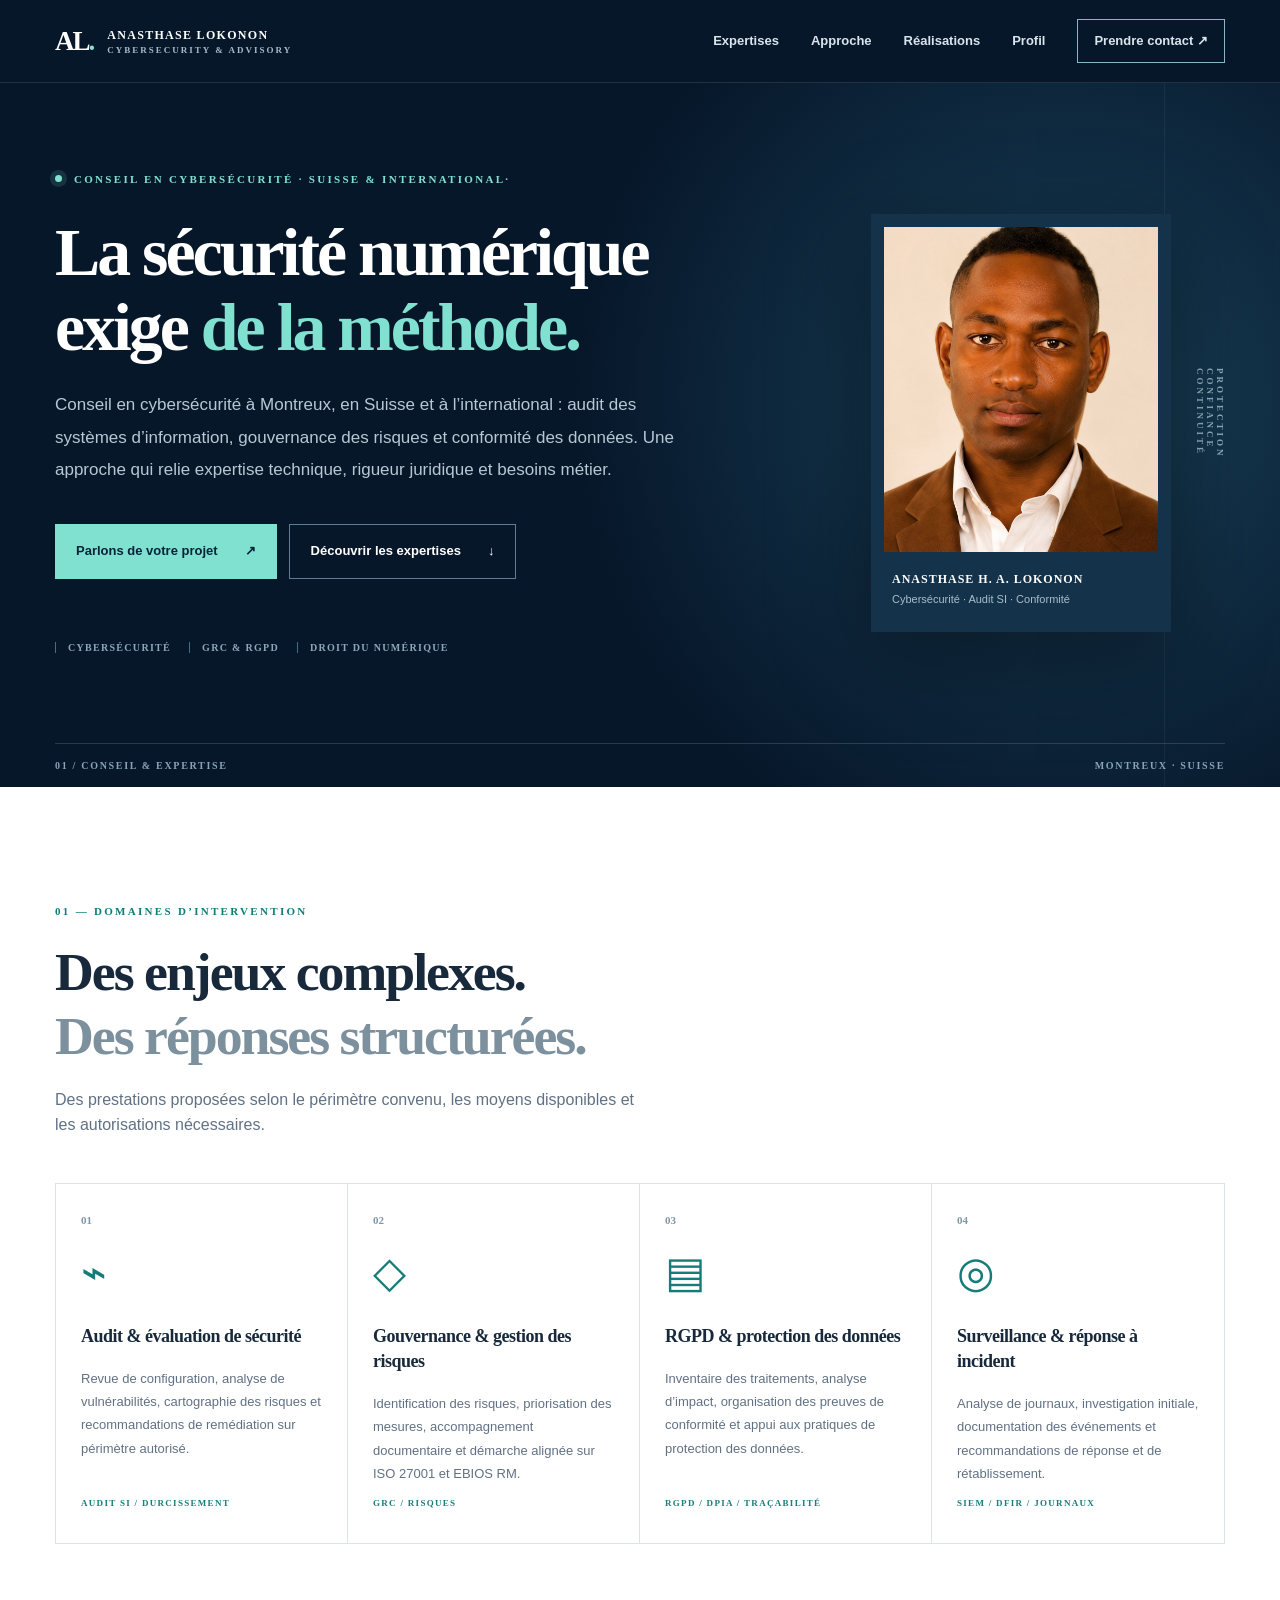
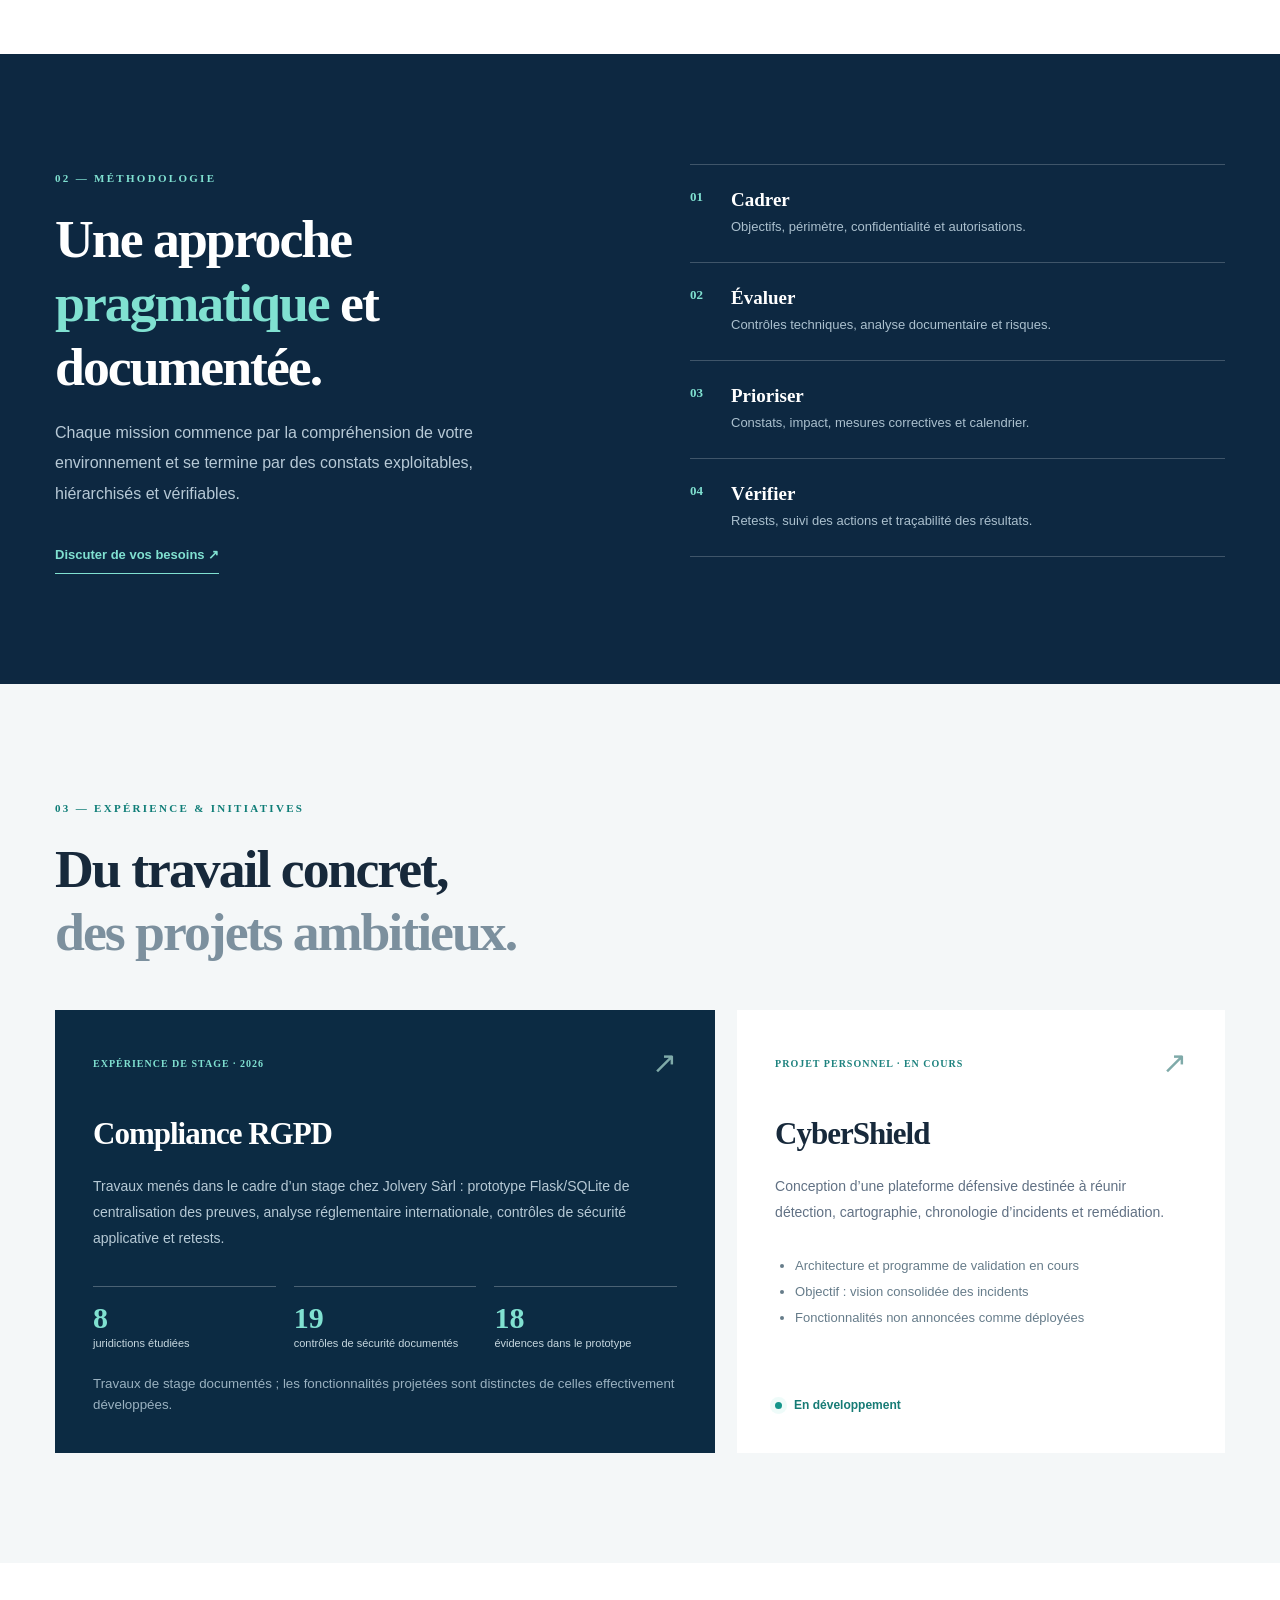
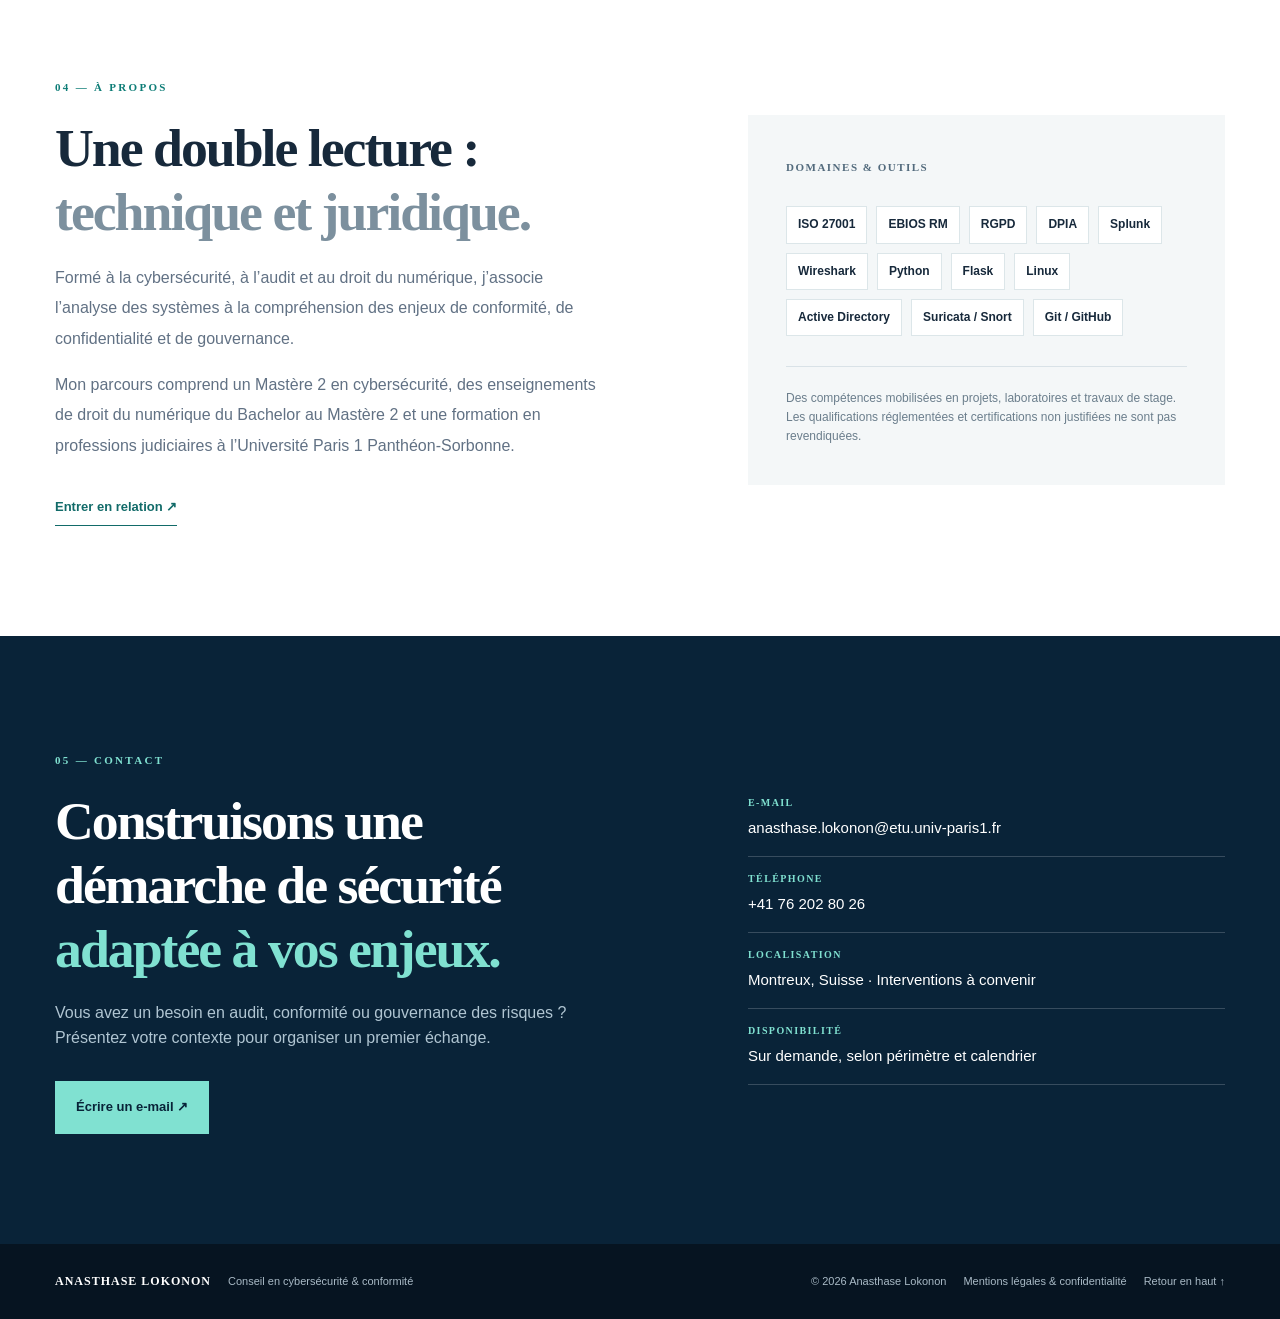
<file: index.html>
<!doctype html>
<html lang="fr">
<head>
<meta charset="utf-8"><meta name="viewport" content="width=device-width,initial-scale=1">
  
<meta http-equiv="Content-Security-Policy"
      content="default-src 'self';
               base-uri 'self';
               script-src 'self';
               style-src 'self' https://fonts.googleapis.com;
               img-src 'self' data:;
               font-src 'self' https://fonts.gstatic.com;
               connect-src 'self';
               object-src 'none';
               form-action 'none';
               upgrade-insecure-requests">


<meta name="description" content="Conseil en cybersécurité à Montreux, Suisse : audit de sécurité, gouvernance des risques, conformité RGPD et investigation numérique. Suisse et international.">
<link rel="canonical" href="https://lokonon-cybersecurity.pages.dev/">
<meta property="og:type" content="website">
<meta property="og:locale" content="fr_CH">
<meta property="og:site_name" content="Lokonon Cybersecurity &amp; Advisory">
<meta property="og:title" content="Anasthase Lokonon | Consultant cybersécurité en Suisse">
<meta property="og:description" content="Conseil en cybersécurité à Montreux, Suisse : audit de sécurité, gouvernance des risques, conformité RGPD et investigation numérique. Suisse et international.">
<meta property="og:url" content="https://lokonon-cybersecurity.pages.dev/">
<meta property="og:image" content="https://lokonon-cybersecurity.pages.dev/assets/portrait.jpg">
<meta property="og:image:alt" content="Portrait d’Anasthase Lokonon">
<meta name="twitter:card" content="summary">
<meta name="twitter:title" content="Anasthase Lokonon | Consultant cybersécurité en Suisse">
<meta name="twitter:description" content="Conseil en cybersécurité à Montreux, Suisse : audit de sécurité, gouvernance des risques, conformité RGPD et investigation numérique. Suisse et international.">
<meta name="twitter:image" content="https://lokonon-cybersecurity.pages.dev/assets/portrait.jpg">
<meta name="twitter:image:alt" content="Portrait d’Anasthase Lokonon">
<meta name="theme-color" content="#07172a"><title>Anasthase Lokonon | Consultant cybersécurité en Suisse</title>
<link rel="icon" href="assets/favicon.svg" type="image/svg+xml"><link rel="stylesheet" href="styles.css">
</head>
<body itemscope itemtype="https://schema.org/Person">
<link itemprop="url" href="https://lokonon-cybersecurity.pages.dev/">
<meta itemprop="jobTitle" content="Consultant en cybersécurité">
<a class="skip" href="#main">Aller au contenu</a>
<header class="header"><div class="container nav"><a class="brand" href="#accueil" aria-label="Accueil"><span class="brand-mark">AL<span>.</span></span><span class="brand-copy">ANASTHASE LOKONON<small>CYBERSECURITY & ADVISORY</small></span></a><button class="menu-toggle" type="button" aria-expanded="false" aria-controls="navlinks">Menu <span aria-hidden="true">☰</span></button><nav id="navlinks" aria-label="Navigation principale"><a href="#expertises">Expertises</a><a href="#approche">Approche</a><a href="#realisations">Réalisations</a><a href="#profil">Profil</a><a class="nav-contact" href="#contact">Prendre contact ↗</a></nav></div></header>
<main id="main">
<section class="hero" id="accueil"><div class="hero-grid container"><div class="hero-copy"><div class="eyebrow"><span class="pulse"></span> CONSEIL EN CYBERSÉCURITÉ · SUISSE & INTERNATIONAL· </div><h1>La sécurité numérique exige <em>de la méthode.</em></h1><p class="lead">Conseil en cybersécurité à Montreux, en Suisse et à l’international : audit des systèmes d’information, gouvernance des risques et conformité des données. Une approche qui relie expertise technique, rigueur juridique et besoins métier.</p><div class="hero-actions"><a class="btn primary" href="#contact">Parlons de votre projet <span>↗</span></a><a class="btn ghost" href="#expertises">Découvrir les expertises <span>↓</span></a></div><div class="hero-proof"><span>CYBERSÉCURITÉ</span><span>GRC & RGPD</span><span>DROIT DU NUMÉRIQUE</span></div></div><div class="hero-aside"><div class="portrait-card"><img itemprop="image" src="assets/portrait.jpg" alt="Portrait d’Anasthase Lokonon"/><div class="portrait-meta"><span itemprop="name">ANASTHASE H. A. LOKONON</span><small>Cybersécurité · Audit SI · Conformité</small></div></div><div class="hero-annotation"><span class="line"></span><span>PROTECTION<br>CONFIANCE<br>CONTINUITÉ</span></div></div></div><div class="hero-bottom container"><span>01 / CONSEIL & EXPERTISE</span><span>MONTREUX · SUISSE</span></div></section>
<section class="intro section" id="expertises"><div class="container"><div class="section-heading"><span class="kicker">01 — DOMAINES D’INTERVENTION</span><h2>Des enjeux complexes.<br><span>Des réponses structurées.</span></h2><p>Des prestations proposées selon le périmètre convenu, les moyens disponibles et les autorisations nécessaires.</p></div><div class="services"><article class="service"><span class="service-num">01</span><div class="service-icon">⌁</div><h3>Audit & évaluation de sécurité</h3><p>Revue de configuration, analyse de vulnérabilités, cartographie des risques et recommandations de remédiation sur périmètre autorisé.</p><span class="service-tags">AUDIT SI / DURCISSEMENT</span></article><article class="service"><span class="service-num">02</span><div class="service-icon">◇</div><h3>Gouvernance & gestion des risques</h3><p>Identification des risques, priorisation des mesures, accompagnement documentaire et démarche alignée sur ISO 27001 et EBIOS RM.</p><span class="service-tags">GRC / RISQUES</span></article><article class="service"><span class="service-num">03</span><div class="service-icon">▤</div><h3>RGPD & protection des données</h3><p>Inventaire des traitements, analyse d’impact, organisation des preuves de conformité et appui aux pratiques de protection des données.</p><span class="service-tags">RGPD / DPIA / TRAÇABILITÉ</span></article><article class="service"><span class="service-num">04</span><div class="service-icon">◎</div><h3>Surveillance & réponse à incident</h3><p>Analyse de journaux, investigation initiale, documentation des événements et recommandations de réponse et de rétablissement.</p><span class="service-tags">SIEM / DFIR / JOURNAUX</span></article></div></div></section>
<section class="approach section" id="approche"><div class="container approach-grid"><div><span class="kicker light">02 — MÉTHODOLOGIE</span><h2>Une approche <em>pragmatique</em> et documentée.</h2><p>Chaque mission commence par la compréhension de votre environnement et se termine par des constats exploitables, hiérarchisés et vérifiables.</p><a class="text-link" href="#contact">Discuter de vos besoins ↗</a></div><div class="steps"><div><b>01</b><span><strong>Cadrer</strong><small>Objectifs, périmètre, confidentialité et autorisations.</small></span></div><div><b>02</b><span><strong>Évaluer</strong><small>Contrôles techniques, analyse documentaire et risques.</small></span></div><div><b>03</b><span><strong>Prioriser</strong><small>Constats, impact, mesures correctives et calendrier.</small></span></div><div><b>04</b><span><strong>Vérifier</strong><small>Retests, suivi des actions et traçabilité des résultats.</small></span></div></div></div></section>
<section class="projects section" id="realisations"><div class="container"><div class="section-heading"><span class="kicker">03 — EXPÉRIENCE & INITIATIVES</span><h2>Du travail concret,<br><span>des projets ambitieux.</span></h2></div><div class="project-grid"><article class="project featured"><div class="project-top"><span class="tag">EXPÉRIENCE DE STAGE · 2026</span><span class="project-symbol">↗</span></div><h3>Compliance RGPD</h3><p>Travaux menés dans le cadre d’un stage chez Jolvery Sàrl : prototype Flask/SQLite de centralisation des preuves, analyse réglementaire internationale, contrôles de sécurité applicative et retests.</p><div class="project-metrics"><div><strong>8</strong><span>juridictions étudiées</span></div><div><strong>19</strong><span>contrôles de sécurité documentés</span></div><div><strong>18</strong><span>évidences dans le prototype</span></div></div><small>Travaux de stage documentés ; les fonctionnalités projetées sont distinctes de celles effectivement développées.</small></article><article class="project secondary"><div class="project-top"><span class="tag outline">PROJET PERSONNEL · EN COURS</span><span class="project-symbol">↗</span></div><h3>CyberShield</h3><p>Conception d’une plateforme défensive destinée à réunir détection, cartographie, chronologie d’incidents et remédiation.</p><ul><li>Architecture et programme de validation en cours</li><li>Objectif : vision consolidée des incidents</li><li>Fonctionnalités non annoncées comme déployées</li></ul><span class="project-status"><span class="pulse"></span> En développement</span></article></div></div></section>
<section class="profile section" id="profil"><div class="container profile-grid"><div><span class="kicker">04 — À PROPOS</span><h2>Une double lecture :<br><span>technique et juridique.</span></h2><p>Formé à la cybersécurité, à l’audit et au droit du numérique, j’associe l’analyse des systèmes à la compréhension des enjeux de conformité, de confidentialité et de gouvernance.</p><p>Mon parcours comprend un Mastère 2 en cybersécurité, des enseignements de droit du numérique du Bachelor au Mastère 2 et une formation en professions judiciaires à l’Université Paris 1 Panthéon-Sorbonne.</p><a class="text-link dark" href="#contact">Entrer en relation ↗</a></div><div class="profile-panel"><span>DOMAINES & OUTILS</span><div class="chips"><span>ISO 27001</span><span>EBIOS RM</span><span>RGPD</span><span>DPIA</span><span>Splunk</span><span>Wireshark</span><span>Python</span><span>Flask</span><span>Linux</span><span>Active Directory</span><span>Suricata / Snort</span><span>Git / GitHub</span></div><div class="profile-note">Des compétences mobilisées en projets, laboratoires et travaux de stage. Les qualifications réglementées et certifications non justifiées ne sont pas revendiquées.</div></div></div></section>
<section class="contact section" id="contact"><div class="container contact-grid"><div><span class="kicker light">05 — CONTACT</span><h2>Construisons une démarche de sécurité <em>adaptée à vos enjeux.</em></h2><p>Vous avez un besoin en audit, conformité ou gouvernance des risques ? Présentez votre contexte pour organiser un premier échange.</p><a class="btn primary" href="mailto:anasthase.lokonon@etu.univ-paris1.fr?subject=Demande%20de%20contact%20-%20Conseil%20cybers%C3%A9curit%C3%A9">Écrire un e-mail ↗</a></div><div class="contact-details"><div><small>E-MAIL</small><a href="mailto:anasthase.lokonon@etu.univ-paris1.fr">anasthase.lokonon@etu.univ-paris1.fr</a></div><div><small>TÉLÉPHONE</small><a href="tel:+41762028026">+41 76 202 80 26</a></div><div><small>LOCALISATION</small><span>Montreux, Suisse · Interventions à convenir</span></div><div><small>DISPONIBILITÉ</small><span>Sur demande, selon périmètre et calendrier</span></div></div></div></section>
</main>
<footer><div class="container footer-inner"><div><strong>ANASTHASE LOKONON</strong><span>Conseil en cybersécurité & conformité</span></div><div><span>© <span id="year">2026</span> Anasthase Lokonon</span><button type="button" class="footer-link" id="legal-open">Mentions légales & confidentialité</button><a href="#accueil">Retour en haut ↑</a></div></div></footer>
<dialog id="legal"><div class="dialog-content"><button type="button" class="close" id="legal-close" aria-label="Fermer">×</button><h2>Mentions légales & confidentialité</h2><p><strong>Site vitrine de pré-lancement.</strong> Présentation du projet d’activité professionnelle d’Anasthase Lokonon. Aucune immatriculation commerciale, forme juridique ou certification d’entreprise n’est revendiquée à ce stade.</p><p><strong>Contact :</strong> anasthase.lokonon@etu.univ-paris1.fr — Montreux, Suisse.</p><p><strong>Données :</strong> ce site statique ne comporte ni formulaire de collecte ni outil d’analyse d’audience intégré. Le bouton de contact ouvre votre logiciel de messagerie ; votre message est ensuite traité par votre fournisseur de courrier électronique.</p><p><strong>Avant publication commerciale :</strong> compléter les mentions obligatoires applicables (raison sociale, adresse professionnelle, identifiants d’entreprise, hébergeur, politique de confidentialité, selon le cas).</p></div></dialog>
<script src="script.js"></script>
</body></html>
</file>
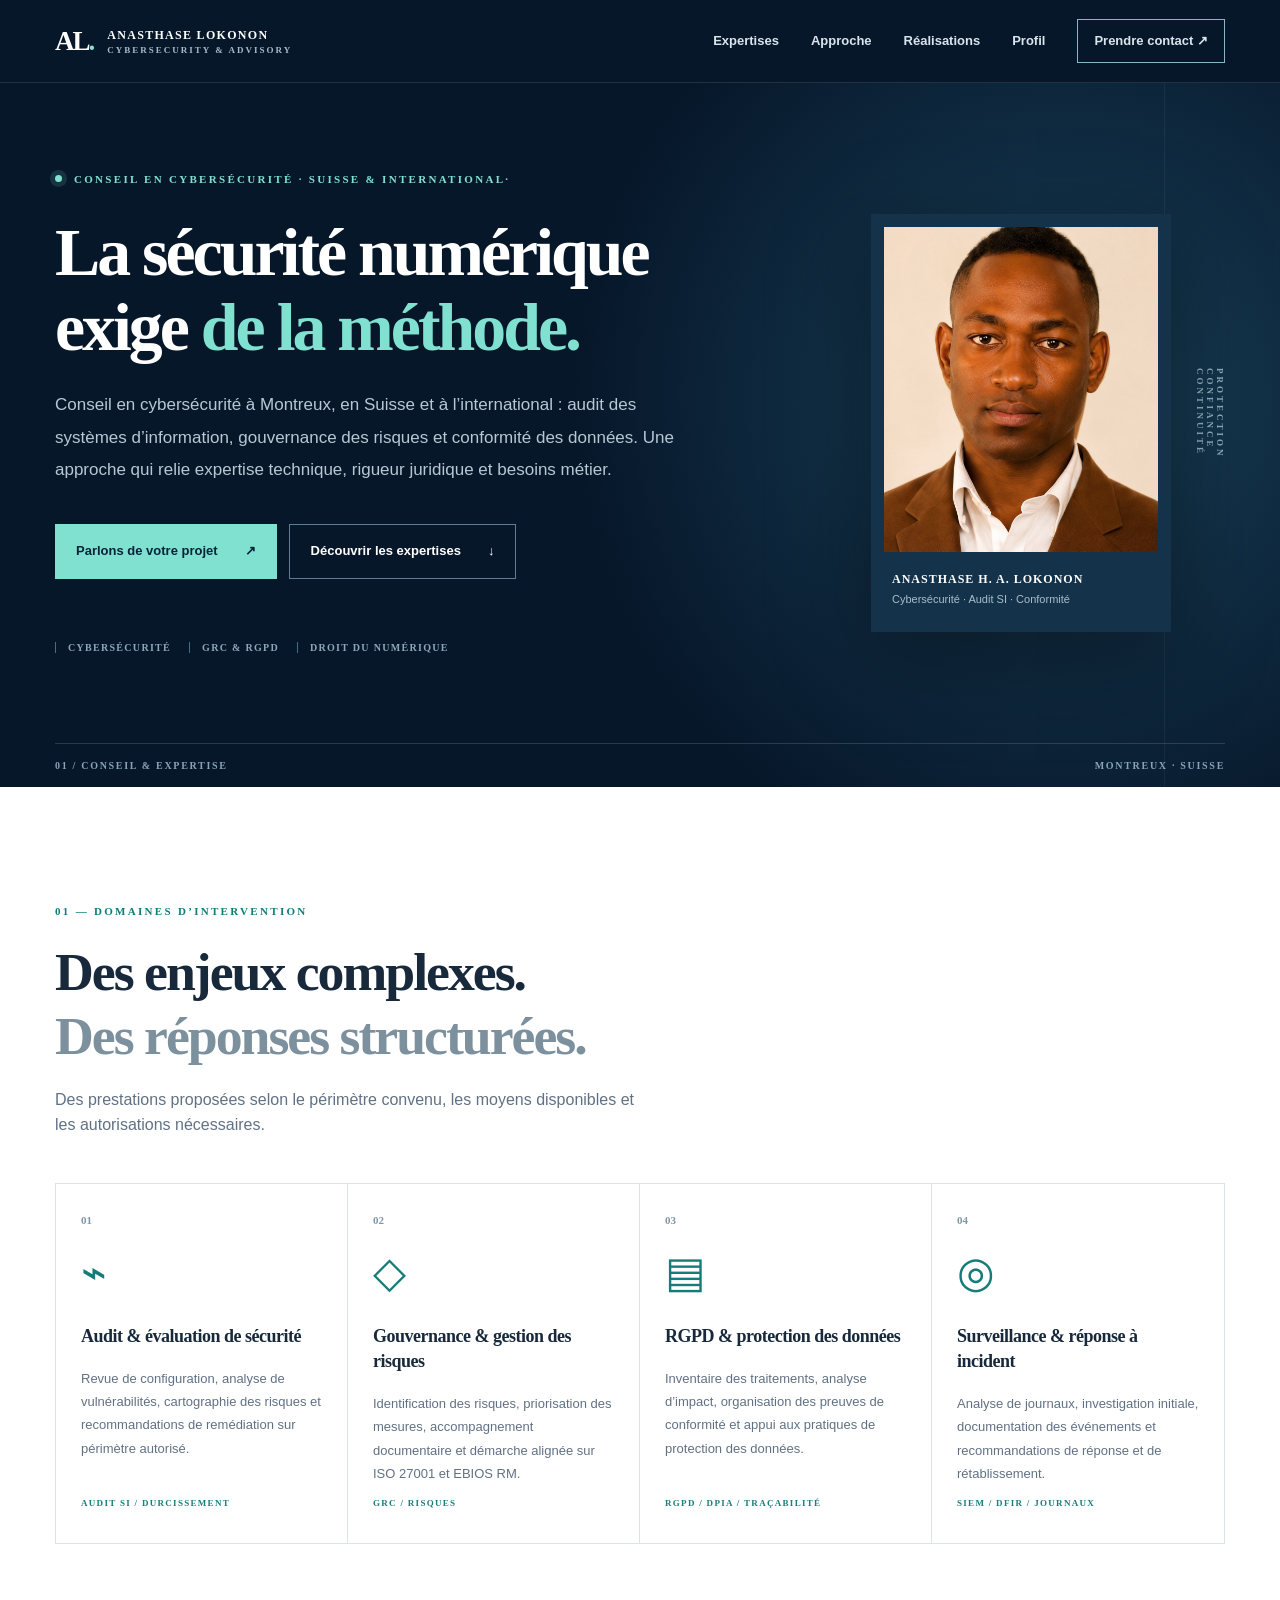
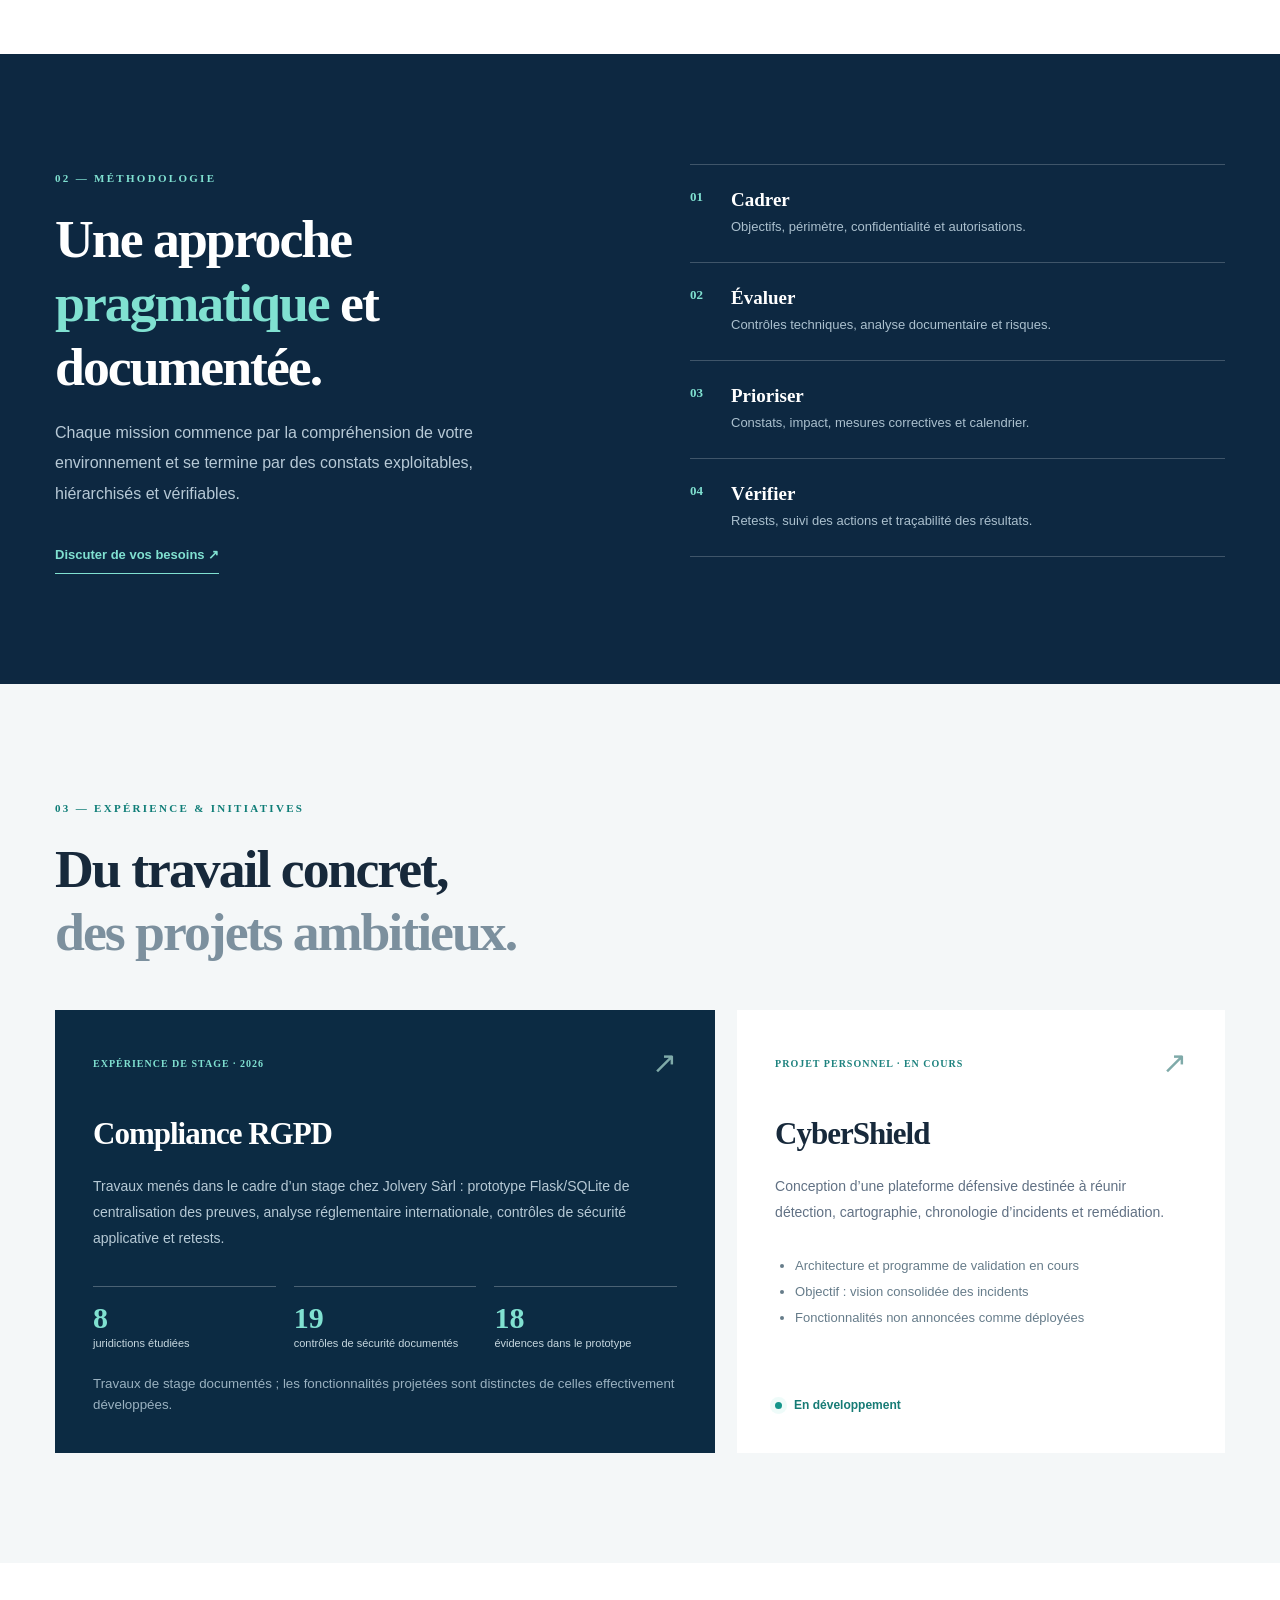
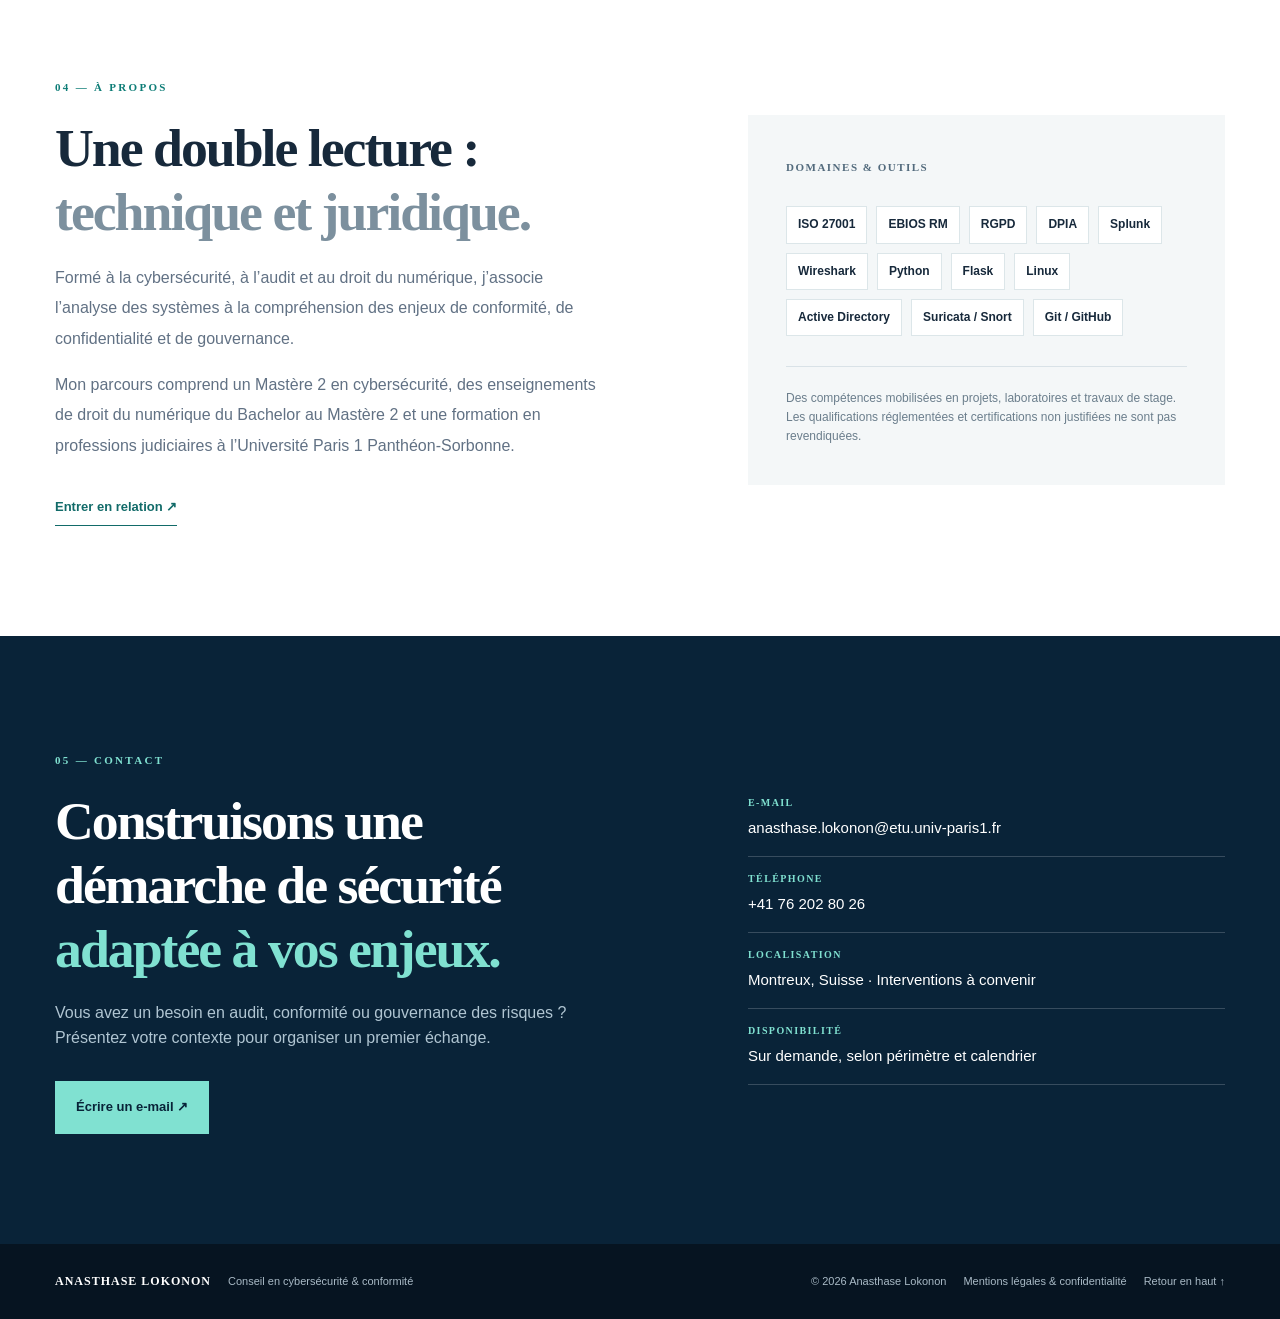
<file: index (3).html>
<!doctype html>
<html lang="fr">
<head>
<meta charset="utf-8"><meta name="viewport" content="width=device-width,initial-scale=1">
  
<meta http-equiv="Content-Security-Policy"
      content="default-src 'self';
               base-uri 'self';
               script-src 'self';
               style-src 'self' https://fonts.googleapis.com;
               img-src 'self' data:;
               font-src 'self' https://fonts.gstatic.com;
               connect-src 'self';
               object-src 'none';
               form-action 'none';
               upgrade-insecure-requests">


<meta name="description" content="Conseil en cybersécurité à Montreux, Suisse : audit de sécurité, gouvernance des risques, conformité RGPD et investigation numérique. Suisse et international.">
<link rel="canonical" href="https://lokonon-cybersecurity.pages.dev/">
<meta property="og:type" content="website">
<meta property="og:locale" content="fr_CH">
<meta property="og:site_name" content="Lokonon Cybersecurity &amp; Advisory">
<meta property="og:title" content="Anasthase Lokonon | Consultant cybersécurité en Suisse">
<meta property="og:description" content="Conseil en cybersécurité à Montreux, Suisse : audit de sécurité, gouvernance des risques, conformité RGPD et investigation numérique. Suisse et international.">
<meta property="og:url" content="https://lokonon-cybersecurity.pages.dev/">
<meta property="og:image" content="https://lokonon-cybersecurity.pages.dev/assets/portrait.jpg">
<meta property="og:image:alt" content="Portrait d’Anasthase Lokonon">
<meta name="twitter:card" content="summary">
<meta name="twitter:title" content="Anasthase Lokonon | Consultant cybersécurité en Suisse">
<meta name="twitter:description" content="Conseil en cybersécurité à Montreux, Suisse : audit de sécurité, gouvernance des risques, conformité RGPD et investigation numérique. Suisse et international.">
<meta name="twitter:image" content="https://lokonon-cybersecurity.pages.dev/assets/portrait.jpg">
<meta name="twitter:image:alt" content="Portrait d’Anasthase Lokonon">
<meta name="theme-color" content="#07172a"><title>Anasthase Lokonon | Consultant cybersécurité en Suisse</title>
<link rel="icon" href="assets/favicon.svg" type="image/svg+xml"><link rel="stylesheet" href="styles.css">
</head>
<body itemscope itemtype="https://schema.org/Person">
<link itemprop="url" href="https://lokonon-cybersecurity.pages.dev/">
<meta itemprop="jobTitle" content="Consultant en cybersécurité">
<a class="skip" href="#main">Aller au contenu</a>
<header class="header"><div class="container nav"><a class="brand" href="#accueil" aria-label="Accueil"><span class="brand-mark">AL<span>.</span></span><span class="brand-copy">ANASTHASE LOKONON<small>CYBERSECURITY & ADVISORY</small></span></a><button class="menu-toggle" type="button" aria-expanded="false" aria-controls="navlinks">Menu <span aria-hidden="true">☰</span></button><nav id="navlinks" aria-label="Navigation principale"><a href="#expertises">Expertises</a><a href="#approche">Approche</a><a href="#realisations">Réalisations</a><a href="#profil">Profil</a><a class="nav-contact" href="#contact">Prendre contact ↗</a></nav></div></header>
<main id="main">
<section class="hero" id="accueil"><div class="hero-grid container"><div class="hero-copy"><div class="eyebrow"><span class="pulse"></span> CONSEIL EN CYBERSÉCURITÉ · SUISSE & INTERNATIONAL· </div><h1>La sécurité numérique exige <em>de la méthode.</em></h1><p class="lead">Conseil en cybersécurité à Montreux, en Suisse et à l’international : audit des systèmes d’information, gouvernance des risques et conformité des données. Une approche qui relie expertise technique, rigueur juridique et besoins métier.</p><div class="hero-actions"><a class="btn primary" href="#contact">Parlons de votre projet <span>↗</span></a><a class="btn ghost" href="#expertises">Découvrir les expertises <span>↓</span></a></div><div class="hero-proof"><span>CYBERSÉCURITÉ</span><span>GRC & RGPD</span><span>DROIT DU NUMÉRIQUE</span></div></div><div class="hero-aside"><div class="portrait-card"><img itemprop="image" src="assets/portrait.jpg" alt="Portrait d’Anasthase Lokonon"/><div class="portrait-meta"><span itemprop="name">ANASTHASE H. A. LOKONON</span><small>Cybersécurité · Audit SI · Conformité</small></div></div><div class="hero-annotation"><span class="line"></span><span>PROTECTION<br>CONFIANCE<br>CONTINUITÉ</span></div></div></div><div class="hero-bottom container"><span>01 / CONSEIL & EXPERTISE</span><span>MONTREUX · SUISSE</span></div></section>
<section class="intro section" id="expertises"><div class="container"><div class="section-heading"><span class="kicker">01 — DOMAINES D’INTERVENTION</span><h2>Des enjeux complexes.<br><span>Des réponses structurées.</span></h2><p>Des prestations proposées selon le périmètre convenu, les moyens disponibles et les autorisations nécessaires.</p></div><div class="services"><article class="service"><span class="service-num">01</span><div class="service-icon">⌁</div><h3>Audit & évaluation de sécurité</h3><p>Revue de configuration, analyse de vulnérabilités, cartographie des risques et recommandations de remédiation sur périmètre autorisé.</p><span class="service-tags">AUDIT SI / DURCISSEMENT</span></article><article class="service"><span class="service-num">02</span><div class="service-icon">◇</div><h3>Gouvernance & gestion des risques</h3><p>Identification des risques, priorisation des mesures, accompagnement documentaire et démarche alignée sur ISO 27001 et EBIOS RM.</p><span class="service-tags">GRC / RISQUES</span></article><article class="service"><span class="service-num">03</span><div class="service-icon">▤</div><h3>RGPD & protection des données</h3><p>Inventaire des traitements, analyse d’impact, organisation des preuves de conformité et appui aux pratiques de protection des données.</p><span class="service-tags">RGPD / DPIA / TRAÇABILITÉ</span></article><article class="service"><span class="service-num">04</span><div class="service-icon">◎</div><h3>Surveillance & réponse à incident</h3><p>Analyse de journaux, investigation initiale, documentation des événements et recommandations de réponse et de rétablissement.</p><span class="service-tags">SIEM / DFIR / JOURNAUX</span></article></div></div></section>
<section class="approach section" id="approche"><div class="container approach-grid"><div><span class="kicker light">02 — MÉTHODOLOGIE</span><h2>Une approche <em>pragmatique</em> et documentée.</h2><p>Chaque mission commence par la compréhension de votre environnement et se termine par des constats exploitables, hiérarchisés et vérifiables.</p><a class="text-link" href="#contact">Discuter de vos besoins ↗</a></div><div class="steps"><div><b>01</b><span><strong>Cadrer</strong><small>Objectifs, périmètre, confidentialité et autorisations.</small></span></div><div><b>02</b><span><strong>Évaluer</strong><small>Contrôles techniques, analyse documentaire et risques.</small></span></div><div><b>03</b><span><strong>Prioriser</strong><small>Constats, impact, mesures correctives et calendrier.</small></span></div><div><b>04</b><span><strong>Vérifier</strong><small>Retests, suivi des actions et traçabilité des résultats.</small></span></div></div></div></section>
<section class="projects section" id="realisations"><div class="container"><div class="section-heading"><span class="kicker">03 — EXPÉRIENCE & INITIATIVES</span><h2>Du travail concret,<br><span>des projets ambitieux.</span></h2></div><div class="project-grid"><article class="project featured"><div class="project-top"><span class="tag">EXPÉRIENCE DE STAGE · 2026</span><span class="project-symbol">↗</span></div><h3>Compliance RGPD</h3><p>Travaux menés dans le cadre d’un stage chez Jolvery Sàrl : prototype Flask/SQLite de centralisation des preuves, analyse réglementaire internationale, contrôles de sécurité applicative et retests.</p><div class="project-metrics"><div><strong>8</strong><span>juridictions étudiées</span></div><div><strong>19</strong><span>contrôles de sécurité documentés</span></div><div><strong>18</strong><span>évidences dans le prototype</span></div></div><small>Travaux de stage documentés ; les fonctionnalités projetées sont distinctes de celles effectivement développées.</small></article><article class="project secondary"><div class="project-top"><span class="tag outline">PROJET PERSONNEL · EN COURS</span><span class="project-symbol">↗</span></div><h3>CyberShield</h3><p>Conception d’une plateforme défensive destinée à réunir détection, cartographie, chronologie d’incidents et remédiation.</p><ul><li>Architecture et programme de validation en cours</li><li>Objectif : vision consolidée des incidents</li><li>Fonctionnalités non annoncées comme déployées</li></ul><span class="project-status"><span class="pulse"></span> En développement</span></article></div></div></section>
<section class="profile section" id="profil"><div class="container profile-grid"><div><span class="kicker">04 — À PROPOS</span><h2>Une double lecture :<br><span>technique et juridique.</span></h2><p>Formé à la cybersécurité, à l’audit et au droit du numérique, j’associe l’analyse des systèmes à la compréhension des enjeux de conformité, de confidentialité et de gouvernance.</p><p>Mon parcours comprend un Mastère 2 en cybersécurité, des enseignements de droit du numérique du Bachelor au Mastère 2 et une formation en professions judiciaires à l’Université Paris 1 Panthéon-Sorbonne.</p><a class="text-link dark" href="#contact">Entrer en relation ↗</a></div><div class="profile-panel"><span>DOMAINES & OUTILS</span><div class="chips"><span>ISO 27001</span><span>EBIOS RM</span><span>RGPD</span><span>DPIA</span><span>Splunk</span><span>Wireshark</span><span>Python</span><span>Flask</span><span>Linux</span><span>Active Directory</span><span>Suricata / Snort</span><span>Git / GitHub</span></div><div class="profile-note">Des compétences mobilisées en projets, laboratoires et travaux de stage. Les qualifications réglementées et certifications non justifiées ne sont pas revendiquées.</div></div></div></section>
<section class="contact section" id="contact"><div class="container contact-grid"><div><span class="kicker light">05 — CONTACT</span><h2>Construisons une démarche de sécurité <em>adaptée à vos enjeux.</em></h2><p>Vous avez un besoin en audit, conformité ou gouvernance des risques ? Présentez votre contexte pour organiser un premier échange.</p><a class="btn primary" href="mailto:anasthase.lokonon@etu.univ-paris1.fr?subject=Demande%20de%20contact%20-%20Conseil%20cybers%C3%A9curit%C3%A9">Écrire un e-mail ↗</a></div><div class="contact-details"><div><small>E-MAIL</small><a href="mailto:anasthase.lokonon@etu.univ-paris1.fr">anasthase.lokonon@etu.univ-paris1.fr</a></div><div><small>TÉLÉPHONE</small><a href="tel:+41762028026">+41 76 202 80 26</a></div><div><small>LOCALISATION</small><span>Montreux, Suisse · Interventions à convenir</span></div><div><small>DISPONIBILITÉ</small><span>Sur demande, selon périmètre et calendrier</span></div></div></div></section>
</main>
<footer><div class="container footer-inner"><div><strong>ANASTHASE LOKONON</strong><span>Conseil en cybersécurité & conformité</span></div><div><span>© <span id="year">2026</span> Anasthase Lokonon</span><button type="button" class="footer-link" id="legal-open">Mentions légales & confidentialité</button><a href="#accueil">Retour en haut ↑</a></div></div></footer>
<dialog id="legal"><div class="dialog-content"><button type="button" class="close" id="legal-close" aria-label="Fermer">×</button><h2>Mentions légales & confidentialité</h2><p><strong>Site vitrine de pré-lancement.</strong> Présentation du projet d’activité professionnelle d’Anasthase Lokonon. Aucune immatriculation commerciale, forme juridique ou certification d’entreprise n’est revendiquée à ce stade.</p><p><strong>Contact :</strong> anasthase.lokonon@etu.univ-paris1.fr — Montreux, Suisse.</p><p><strong>Données :</strong> ce site statique ne comporte ni formulaire de collecte ni outil d’analyse d’audience intégré. Le bouton de contact ouvre votre logiciel de messagerie ; votre message est ensuite traité par votre fournisseur de courrier électronique.</p><p><strong>Avant publication commerciale :</strong> compléter les mentions obligatoires applicables (raison sociale, adresse professionnelle, identifiants d’entreprise, hébergeur, politique de confidentialité, selon le cas).</p></div></dialog>
<script src="script.js"></script>
</body></html>
</file>
<file: styles.css>
@import url('https://fonts.googleapis.com/css2?family=DM+Sans:wght@400;500;600;700&family=Manrope:wght@400;500;600;700;800&display=swap');
:root{--navy:#07172a;--navy2:#0d2841;--teal:#80e1d1;--ink:#17293b;--muted:#617184;--line:#dce4eb;--off:#f4f7f8;--white:#fff}*{box-sizing:border-box}html{scroll-behavior:smooth}body{margin:0;font-family:'DM Sans',Arial,sans-serif;color:var(--ink);background:#fff;line-height:1.6}a{color:inherit;text-decoration:none}button{font:inherit}img{max-width:100%}.container{width:min(1170px,calc(100% - 56px));margin:auto}.skip{position:absolute;left:-999px;top:0;background:white;z-index:10;padding:10px}.skip:focus{left:10px}.header{background:var(--navy);position:sticky;top:0;z-index:8;border-bottom:1px solid #ffffff1c}.nav{display:flex;align-items:center;justify-content:space-between;min-height:82px}.brand{display:flex;gap:14px;align-items:center;color:white}.brand-mark{font:800 27px Manrope;letter-spacing:-2px}.brand-mark span{color:var(--teal)}.brand-copy{font:800 12px Manrope;letter-spacing:1.3px}.brand-copy small{display:block;font-size:9px;letter-spacing:2px;color:#a7bbcb;margin-top:2px}.nav nav{display:flex;align-items:center;gap:32px;color:#d9e5ec;font-size:13px;font-weight:600}.nav nav a:hover,.text-link:hover{color:var(--teal)}.nav-contact{border:1px solid #8ab6c4;padding:11px 16px}.menu-toggle{display:none}.hero{background:radial-gradient(circle at 83% 45%,#19415a 0%,transparent 43%),var(--navy);color:white;position:relative;overflow:hidden}.hero:before{content:'';position:absolute;right:9%;top:0;height:100%;border-left:1px solid #ffffff0d}.hero-grid{min-height:660px;display:grid;grid-template-columns:1.22fr .78fr;gap:80px;align-items:center;padding:68px 0}.eyebrow,.kicker{font:800 11px Manrope;letter-spacing:2.3px;color:#0e7d77}.eyebrow{color:var(--teal);display:flex;align-items:center;gap:12px}.pulse{display:inline-block;width:7px;height:7px;background:var(--teal);border-radius:50%;box-shadow:0 0 0 5px #80e1d122}.hero h1{font:800 clamp(46px,5.3vw,78px)/1.11 Manrope;letter-spacing:-3px;margin:30px 0 24px;max-width:750px}.hero h1 em,.approach h2 em,.contact h2 em{font-style:normal;color:var(--teal)}.lead{font-size:17px;max-width:620px;color:#b7c8d4;line-height:1.9}.hero-actions{display:flex;gap:12px;flex-wrap:wrap;margin-top:38px}.btn{display:inline-flex;gap:27px;align-items:center;justify-content:space-between;padding:16px 21px;font-size:13px;font-weight:800;transition:transform .2s,background .2s}.btn:hover{transform:translateY(-2px)}.primary{background:var(--teal);color:#082338}.primary:hover{background:#a7f0e4}.ghost{border:1px solid #617d90;color:white}.hero-proof{display:flex;gap:18px;flex-wrap:wrap;margin-top:63px}.hero-proof span{font:700 10px Manrope;letter-spacing:1.3px;color:#8ea7b8;border-left:1px solid #447084;padding-left:12px}.hero-aside{display:flex;align-items:center;gap:24px;justify-content:flex-end}.portrait-card{width:300px;background:#14334a;padding:13px;box-shadow:0 24px 90px #0006;transform:translateY(10px)}.portrait-card img{width:100%;height:325px;object-fit:cover;object-position:center 25%;display:block;image-rendering:auto;filter:saturate(.88)}.portrait-meta{padding:20px 8px 10px;display:grid;gap:4px}.portrait-meta span{font:800 12px Manrope;letter-spacing:1px}.portrait-meta small{font-size:11px;color:#a7becd}.hero-annotation{writing-mode:vertical-rl;font:700 9px Manrope;letter-spacing:3px;color:#92b2bf}.hero-bottom{border-top:1px solid #ffffff24;display:flex;justify-content:space-between;padding:16px 0;color:#88a5b5;font:700 10px Manrope;letter-spacing:1.7px}.section{padding:110px 0}.section-heading{max-width:770px;margin-bottom:45px}.section h2{font:800 clamp(34px,4.2vw,56px)/1.19 Manrope;letter-spacing:-2px;margin:18px 0}.section-heading h2 span,.profile h2 span{color:#7c909e}.section-heading p{max-width:600px;color:var(--muted)}.services{display:grid;grid-template-columns:repeat(4,1fr);border:1px solid var(--line)}.service{padding:30px 25px 35px;border-right:1px solid var(--line);min-height:355px;display:flex;flex-direction:column}.service:last-child{border:0}.service-num{font:800 11px Manrope;color:#8095a5}.service-icon{font-size:43px;color:#157c79;margin:12px 0}.service h3{font:800 18px/1.4 Manrope;letter-spacing:-.5px;margin:5px 0}.service p{font-size:13px;color:var(--muted);line-height:1.8}.service-tags{margin-top:auto;font:800 9px Manrope;letter-spacing:1.3px;color:#197d7b}.approach{background:var(--navy2);color:white}.approach-grid{display:grid;grid-template-columns:1fr 1fr;gap:100px}.kicker.light{color:var(--teal)}.approach h2{max-width:470px}.approach p{color:#b7c9d6;max-width:440px;line-height:1.9}.text-link{display:inline-block;font-weight:800;color:var(--teal);border-bottom:1px solid currentColor;padding-bottom:7px;margin-top:20px;font-size:13px}.steps{border-top:1px solid #ffffff35}.steps>div{display:flex;gap:28px;border-bottom:1px solid #ffffff35;padding:24px 0}.steps b{color:var(--teal);font:800 13px Manrope}.steps span{display:grid;gap:6px}.steps strong{font:800 19px Manrope}.steps small{color:#abc0ce;font-size:13px}.projects{background:var(--off)}.project-grid{display:grid;grid-template-columns:1.15fr .85fr;gap:22px}.project{padding:38px;background:white;min-height:425px;display:flex;flex-direction:column}.project.featured{background:#0c2b43;color:white}.project-top{display:flex;justify-content:space-between;align-items:center}.tag{font:800 10px Manrope;letter-spacing:1px;color:var(--teal)}.tag.outline{color:#1d827e}.project-symbol{font-size:30px;line-height:1;color:#7faaa9}.project h3{font:800 31px Manrope;letter-spacing:-1px;margin:38px 0 8px}.project p{font-size:14px;line-height:1.85;color:#b6c9d5}.project.secondary p{color:var(--muted)}.project-metrics{display:grid;grid-template-columns:repeat(3,1fr);gap:18px;margin:20px 0}.project-metrics div{border-top:1px solid #ffffff42;padding-top:14px}.project-metrics strong{display:block;font:800 30px Manrope;color:var(--teal)}.project-metrics span{display:block;font-size:11px;color:#c6d7df}.project.featured>small{color:#9ab1c0;margin-top:auto}.project ul{padding-left:20px;font-size:13px;color:#667c8a;line-height:2}.project-status{margin-top:auto;font-size:12px;font-weight:800;color:#167b75;display:flex;align-items:center;gap:12px}.project-status .pulse{background:#14958a}.profile-grid{display:grid;grid-template-columns:1.1fr .9fr;gap:110px;align-items:center}.profile p{color:var(--muted);line-height:1.9;max-width:550px}.text-link.dark{color:#126b69}.profile-panel{background:var(--off);padding:38px}.profile-panel>span{font:800 11px Manrope;letter-spacing:1.5px;color:#536b7d}.chips{display:flex;flex-wrap:wrap;gap:9px;margin-top:28px}.chips span{background:white;border:1px solid #dce6e9;padding:8px 11px;font-size:12px;font-weight:700}.profile-note{margin-top:30px;border-top:1px solid #d9e2e7;padding-top:22px;font-size:12px;color:#6b7e8c}.contact{background:#092338;color:white}.contact-grid{display:grid;grid-template-columns:1.1fr .9fr;gap:110px}.contact h2{max-width:610px}.contact p{color:#b0c5d2;max-width:530px;margin-bottom:30px}.contact-details{padding-top:35px}.contact-details>div{border-bottom:1px solid #ffffff30;padding:16px 0;display:grid;gap:8px}.contact-details small{font:800 10px Manrope;letter-spacing:1.4px;color:var(--teal)}.contact-details a,.contact-details span{font-size:15px;overflow-wrap:anywhere}footer{background:#061421;color:#a9bac6}.footer-inner{padding:29px 0;display:flex;justify-content:space-between;gap:20px}.footer-inner>div{display:flex;gap:17px;align-items:center;flex-wrap:wrap;font-size:11px}.footer-inner strong{color:white;font:800 12px Manrope;letter-spacing:1px}.footer-link{background:none;border:0;color:inherit;cursor:pointer;padding:0;font-size:11px}.footer-link:hover{color:white}dialog{max-width:610px;border:0;box-shadow:0 30px 100px #0007;padding:0;border-radius:4px}dialog::backdrop{background:#041625b8}.dialog-content{padding:36px;position:relative}.dialog-content h2{font:800 25px Manrope}.dialog-content p{color:#526779;font-size:14px}.close{position:absolute;right:16px;top:10px;border:0;background:none;font-size:30px;cursor:pointer}@media(max-width:980px){.nav nav{gap:16px}.hero-grid{gap:25px}.portrait-card{width:235px}.portrait-card img{height:260px}.services{grid-template-columns:repeat(2,1fr)}.service:nth-child(2){border-right:0}.service:nth-child(-n+2){border-bottom:1px solid var(--line)}.approach-grid,.profile-grid,.contact-grid{gap:40px}}@media(max-width:700px){.container{width:min(100% - 34px,1170px)}.nav{min-height:68px}.menu-toggle{display:block;background:transparent;color:white;border:1px solid #7891a1;padding:8px 12px}.nav nav{display:none;position:absolute;top:68px;left:0;right:0;background:#092338;flex-direction:column;align-items:stretch;gap:0;padding:10px 18px 20px}.nav nav.open{display:flex}.nav nav a{padding:12px;border-bottom:1px solid #ffffff21}.nav-contact{border:0}.hero-grid{grid-template-columns:1fr;min-height:0;padding:58px 0 40px;gap:38px}.hero h1{letter-spacing:-2px}.hero-aside{justify-content:flex-start}.portrait-card{width:230px}.portrait-card img{height:260px}.hero-annotation{display:none}.hero-proof{margin-top:35px}.hero-bottom{font-size:9px}.section{padding:70px 0}.section h2{letter-spacing:-1.5px}.services{grid-template-columns:1fr}.service{border-right:0!important;border-bottom:1px solid var(--line)!important;min-height:260px}.service:last-child{border-bottom:0!important}.approach-grid,.project-grid,.profile-grid,.contact-grid{grid-template-columns:1fr}.project{padding:28px;min-height:0}.project-metrics{gap:10px}.project-metrics strong{font-size:23px}.profile-panel{padding:26px}.footer-inner{flex-direction:column}.brand-copy{font-size:10px}}@media(prefers-reduced-motion:reduce){html{scroll-behavior:auto}.btn{transition:none}}
/* Accessibilité : navigation au clavier */
a:focus-visible,
button:focus-visible {
    outline: 3px solid #80e1d1;
    outline-offset: 4px;
}
/* Décalage des sections sous le menu */
html {
    scroll-padding-top: 90px;
}
</file>
